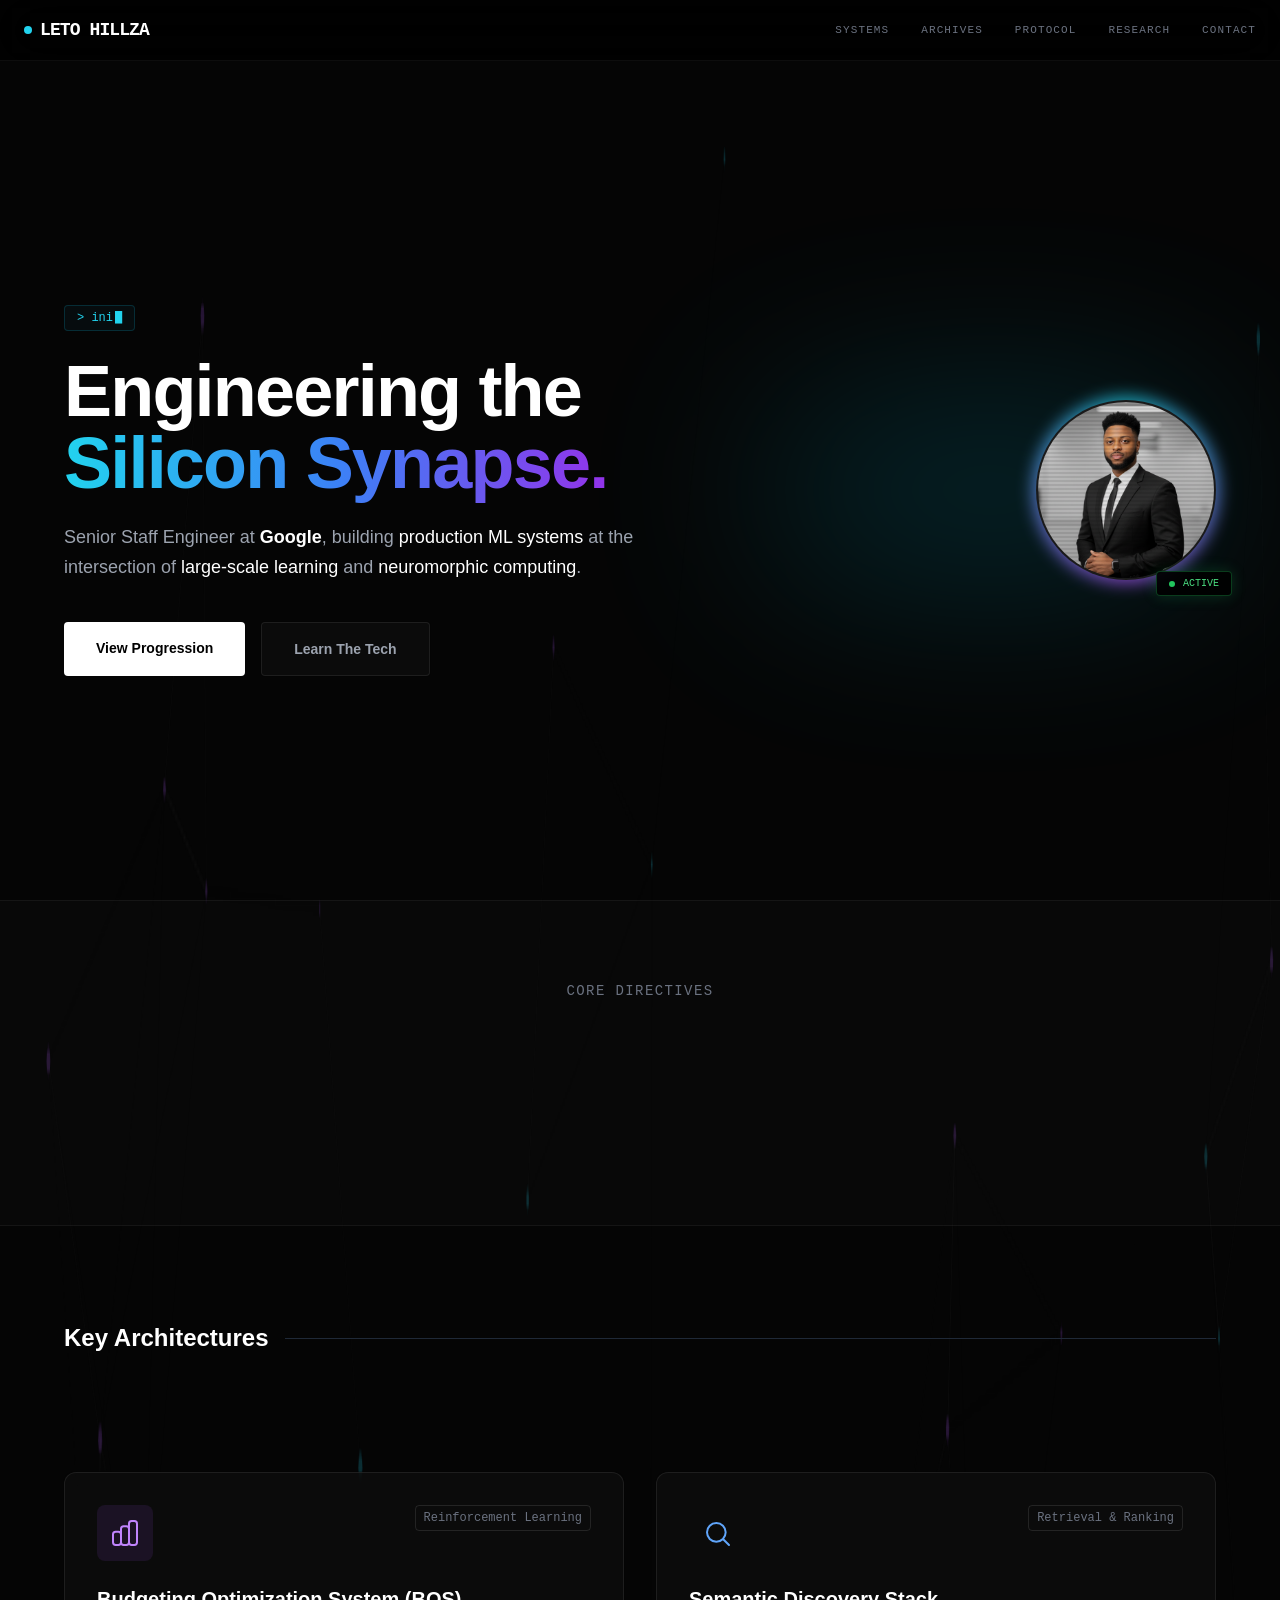
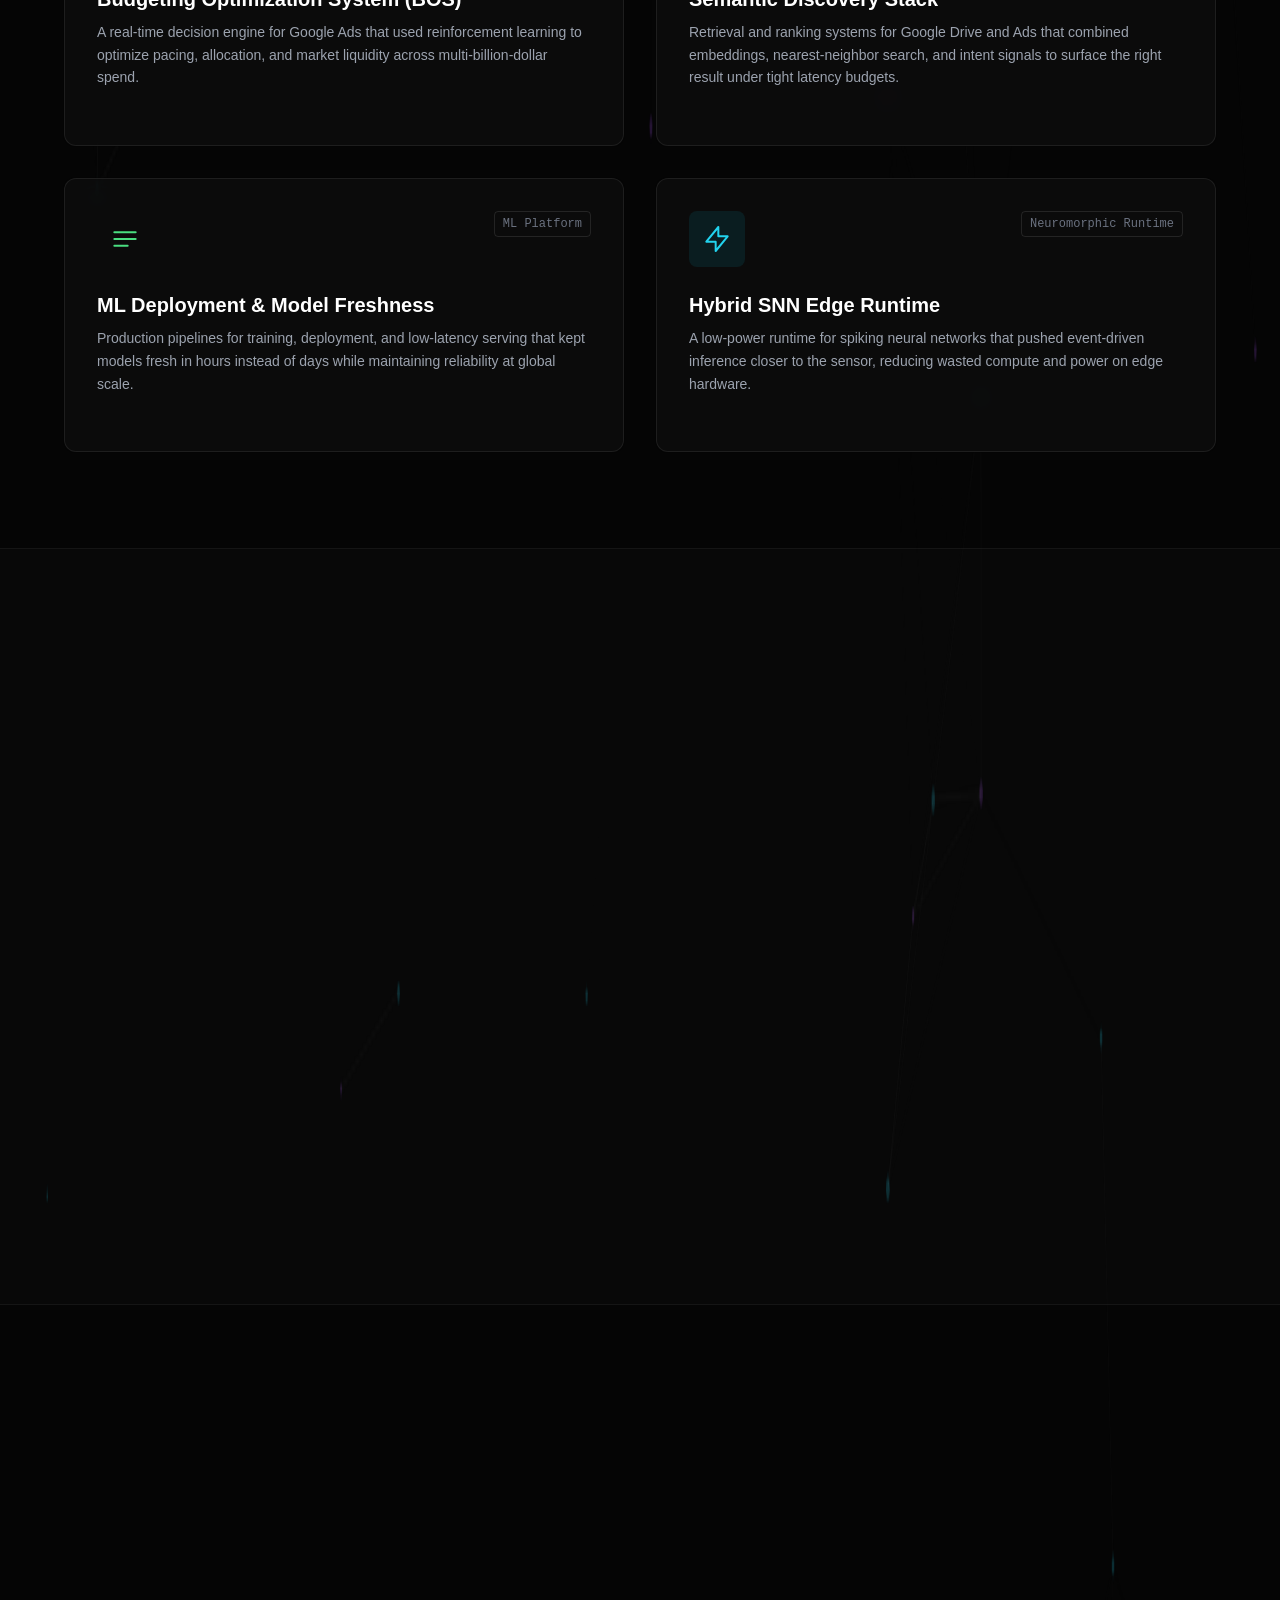
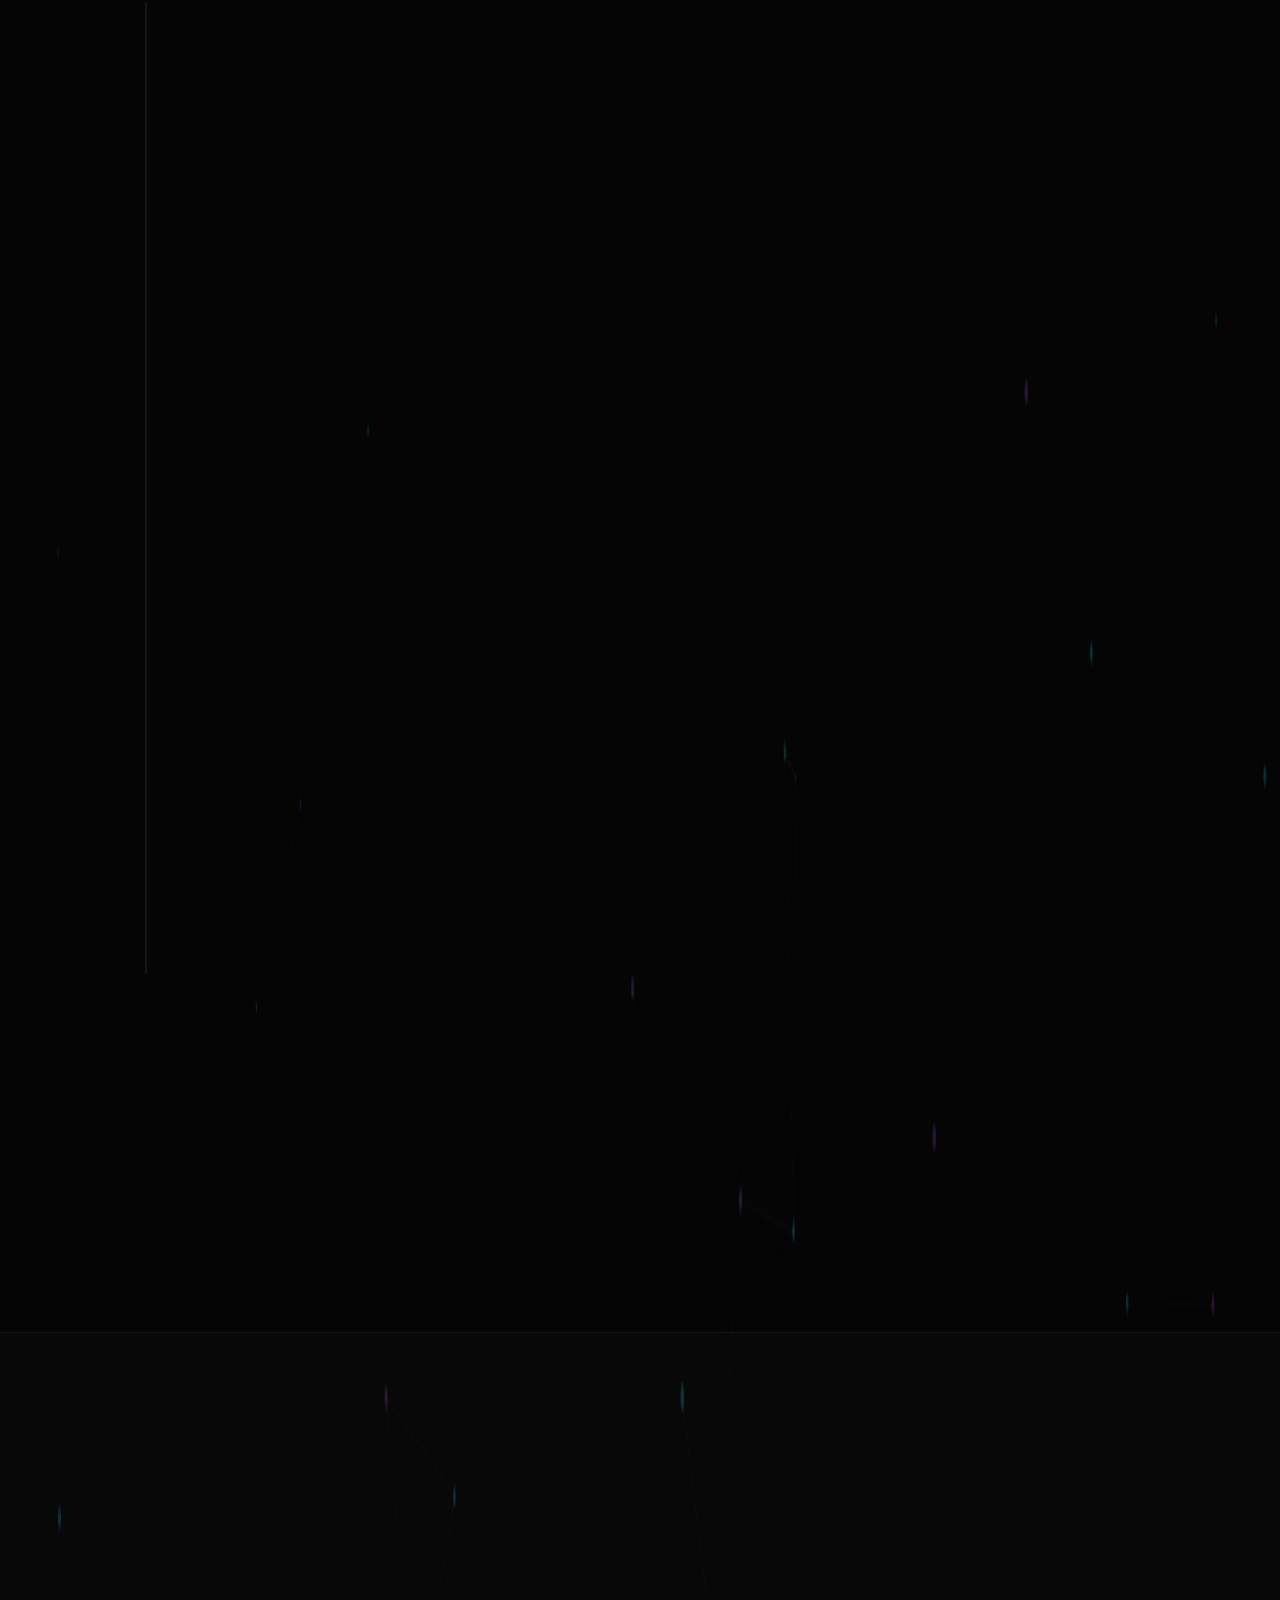
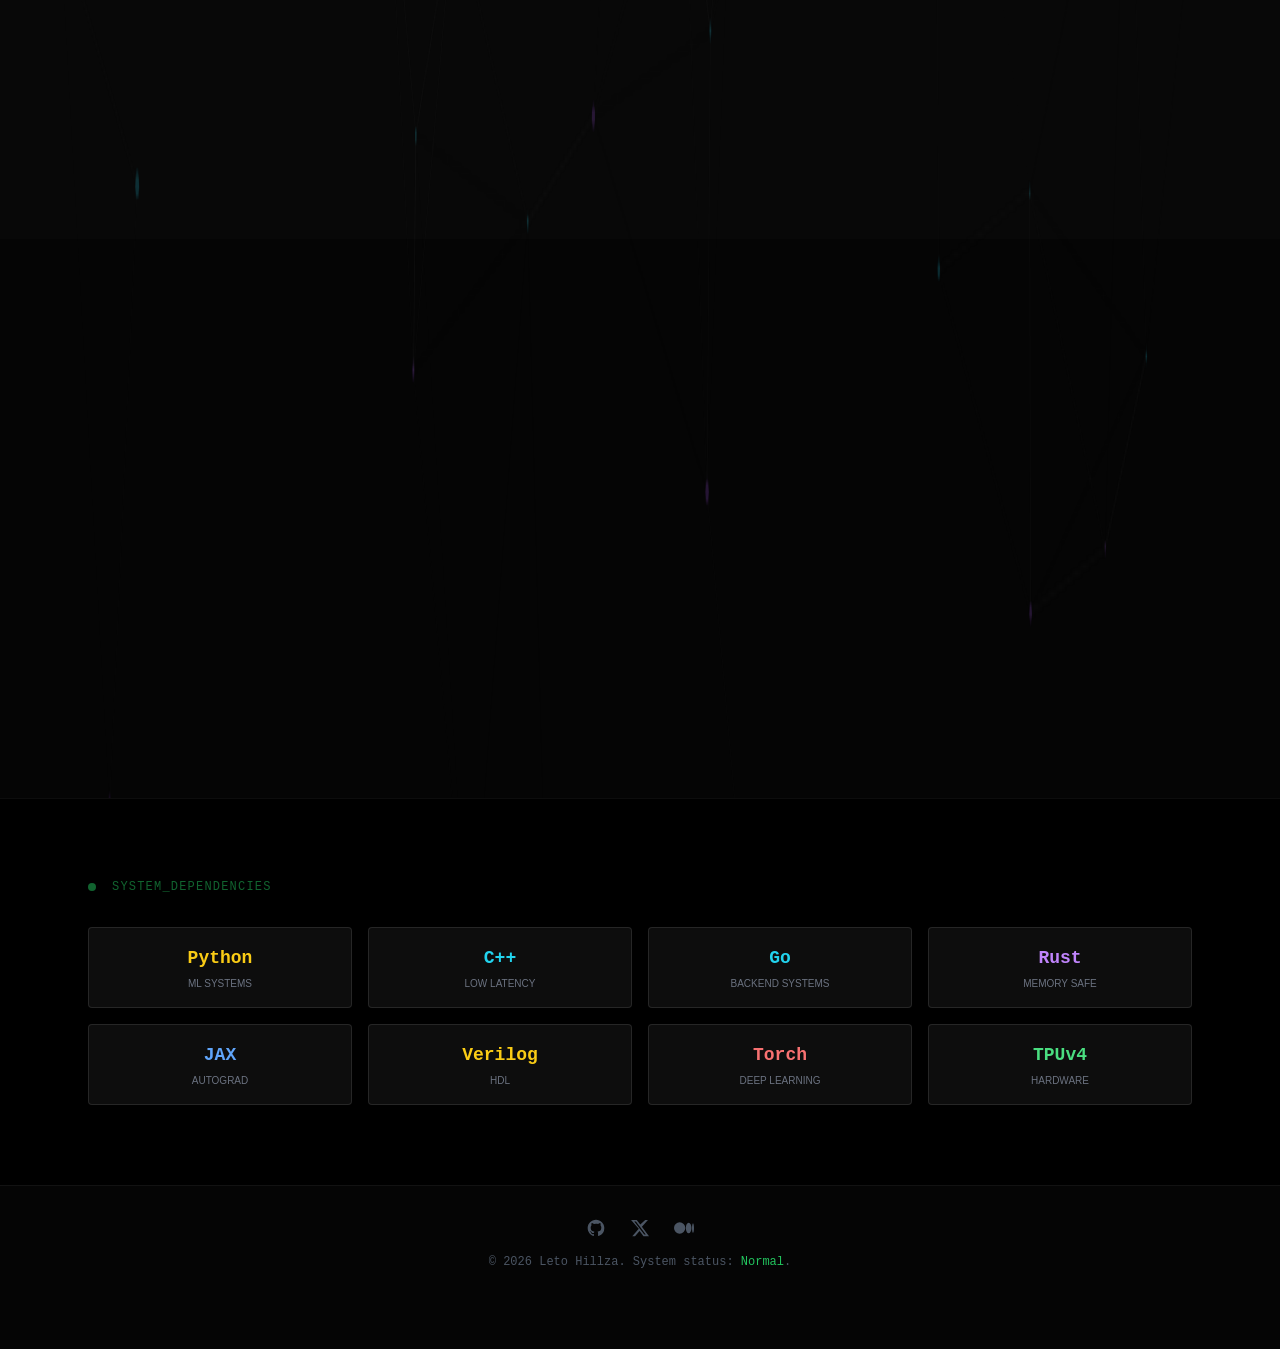
<file: index.html>
<!DOCTYPE html>
<html lang="en" class="scroll-smooth">
<head>
    <meta charset="UTF-8">
    <meta name="viewport" content="width=device-width, initial-scale=1.0">
    <meta http-equiv="Content-Security-Policy" content="default-src 'self'; base-uri 'self'; form-action 'self'; object-src 'none'; script-src 'self'; script-src-attr 'none'; style-src 'self' https://fonts.googleapis.com; style-src-attr 'none'; font-src 'self' https://fonts.gstatic.com; img-src 'self' data: https:; connect-src 'self'; frame-src 'none'; worker-src 'none'; media-src 'self'; manifest-src 'self'; upgrade-insecure-requests">
    <meta name="referrer" content="strict-origin-when-cross-origin">
    <meta name="theme-color" content="#050505">
    
    <!-- SEO & Social Media Meta Tags -->
    <title>Hillzadev | Neuromorphic Architect</title>
    <meta name="description" content="Senior Staff Engineer at Google, building production ML systems at the intersection of large-scale learning and neuromorphic computing.">
    <link rel="canonical" href="https://letohillza.com/">
    <meta property="og:title" content="Hillzadev | Neuromorphic Architect">
    <meta property="og:description" content="Senior Staff Engineer at Google, building production ML systems at the intersection of large-scale learning and neuromorphic computing.">
    <meta property="og:image" content="https://letohillza.com/images/hillzadev.png">
    <meta property="og:url" content="https://letohillza.com/">
    <meta property="og:type" content="website">
    <meta name="twitter:card" content="summary_large_image">
    <meta name="twitter:title" content="Hillzadev | Neuromorphic Architect">
    <meta name="twitter:description" content="Senior Staff Engineer at Google, building production ML systems at the intersection of large-scale learning and neuromorphic computing.">
    <meta name="twitter:image" content="https://letohillza.com/images/hillzadev.png">

    <!-- Custom Microchip Favicon -->
    <link rel="icon" href="data:image/svg+xml,<svg xmlns='http://www.w3.org/2000/svg' viewBox='0 0 100 100'><circle cx='50' cy='50' r='40' fill='%23050505' stroke='%2322d3ee' stroke-width='6'/><circle cx='50' cy='50' r='15' fill='%23a855f7'/></svg>">

    <script src="assets/frameguard.js"></script>
    <script src="assets/site.js" defer></script>
    <link rel="preconnect" href="https://fonts.googleapis.com">
    <link rel="preconnect" href="https://fonts.gstatic.com" crossorigin>
    <link href="https://fonts.googleapis.com/css2?family=Inter:wght@300;400;600;800&family=JetBrains+Mono:wght@400;500&display=swap" rel="stylesheet">
    <link rel="stylesheet" href="assets/tailwind.css">
    <link rel="stylesheet" href="assets/site.css">
</head>
<body class="antialiased selection:bg-cyan-500/20 selection:text-cyan-200">

    <canvas id="snn-canvas" aria-hidden="true"></canvas>

    <!-- Navbar -->
    <nav class="fixed w-full z-50 top-0 border-b border-white/5 bg-black/80 backdrop-blur-xl">
        <div class="max-w-7xl mx-auto flex justify-between items-center px-6 py-4">
            <div class="font-mono font-bold text-white tracking-tighter text-lg flex items-center gap-2">
                <span class="w-2 h-2 bg-cyan-400 rounded-full animate-pulse"></span>
                LETO HILLZA
            </div>
            <div class="hidden md:flex gap-8 text-[11px] font-mono tracking-widest uppercase text-gray-500">
                <a href="#architecture" class="hover:text-cyan-400 transition">Systems</a>
                <a href="#concepts" class="hover:text-cyan-400 transition">Archives</a>
                <a href="#experience" class="hover:text-cyan-400 transition">Protocol</a>
                <a href="#research" class="hover:text-cyan-400 transition">Research</a>
                <a href="#contact" class="hover:text-cyan-400 transition">Contact</a>
            </div>
            <button id="mobile-menu-btn" class="md:hidden text-gray-400 hover:text-white transition p-1" aria-label="Toggle menu" aria-expanded="false" aria-controls="mobile-menu">
                <svg id="menu-icon" class="w-5 h-5" fill="none" stroke="currentColor" viewBox="0 0 24 24"><path stroke-linecap="round" stroke-linejoin="round" stroke-width="2" d="M4 6h16M4 12h16M4 18h16"></path></svg>
                <svg id="close-icon" class="w-5 h-5 hidden" fill="none" stroke="currentColor" viewBox="0 0 24 24"><path stroke-linecap="round" stroke-linejoin="round" stroke-width="2" d="M6 18L18 6M6 6l12 12"></path></svg>
            </button>
        </div>
        <div id="mobile-menu" class="hidden md:hidden border-t border-white/5 bg-black/95" aria-hidden="true">
            <div class="flex flex-col gap-5 px-6 py-6 text-[11px] font-mono tracking-widest uppercase text-gray-500">
                <a href="#architecture" class="hover:text-cyan-400 transition mobile-link">Systems</a>
                <a href="#concepts" class="hover:text-cyan-400 transition mobile-link">Archives</a>
                <a href="#experience" class="hover:text-cyan-400 transition mobile-link">Protocol</a>
                <a href="#research" class="hover:text-cyan-400 transition mobile-link">Research</a>
                <a href="#contact" class="hover:text-cyan-400 transition mobile-link">Contact</a>
            </div>
        </div>
    </nav>

    <!-- Hero Section -->
    <section class="min-h-screen flex flex-col justify-center px-6 relative pt-20">
        <div class="max-w-6xl mx-auto w-full grid md:grid-cols-12 gap-12 items-center">
            
            <!-- Text Content (Spans 7 columns) -->
            <div class="md:col-span-7 order-2 md:order-1">
                <div class="font-mono text-xs text-cyan-400 mb-6 bg-cyan-900/10 border border-cyan-500/20 inline-block px-3 py-1 rounded">
                    <span id="typewriter"></span><span class="blinking-cursor"></span>
                </div>

                <h1 class="text-5xl md:text-7xl font-extrabold text-white tracking-tight mb-6 leading-tight">
                    Engineering the <br>
                    <span class="text-transparent bg-clip-text bg-gradient-to-r from-cyan-400 via-blue-500 to-purple-600">Silicon Synapse.</span>
                </h1>
                
                <p class="text-lg text-gray-400 max-w-2xl leading-relaxed mb-10">
                    Senior Staff Engineer at <strong class="text-white">Google</strong>,
                    building <span class="text-white">production ML systems</span> at the intersection of
                    <span class="text-white">large-scale learning</span> and <span class="text-white">neuromorphic computing</span>.
                </p>

                <div class="flex gap-4">
                    <a href="#experience" class="bg-white text-black px-8 py-4 text-sm font-bold rounded hover:bg-gray-200 transition">
                        View Progression
                    </a>
                    <a href="#concepts" class="px-8 py-4 text-sm font-bold text-gray-400 border border-white/10 rounded hover:border-cyan-400/50 hover:text-white transition glass-panel">
                        Learn The Tech
                    </a>
                </div>
            </div>
            
            <!-- Profile Photo (Spans 5 columns) -->
            <div class="md:col-span-5 flex justify-center md:justify-end order-1 md:order-2 relative">
                <div class="absolute inset-0 bg-cyan-500 blur-[100px] opacity-20 rounded-full pointer-events-none"></div>
                <div class="profile-container reveal">
                    <div class="profile-ring"></div>
                    <div class="profile-image-wrapper">
                        <img src="images/hillzadev.png" alt="Leto Hillza Profile" class="w-full h-full object-cover opacity-90 hover:opacity-100 transition duration-500">
                    </div>
                    <div class="absolute -bottom-4 -right-4 bg-black/90 border border-green-500/30 px-3 py-1 rounded text-[10px] font-mono text-green-400 backdrop-blur flex items-center gap-2 shadow-[0_0_15px_rgba(34,197,94,0.2)]">
                        <div class="w-1.5 h-1.5 bg-green-500 rounded-full animate-pulse"></div>
                        ACTIVE
                    </div>
                </div>
            </div>

        </div>
    </section>

    <!-- Engineering Philosophy -->
    <section class="py-20 px-6 border-y border-white/5 bg-white/[0.01]">
        <div class="max-w-6xl mx-auto text-center">
            <h3 class="text-sm font-mono text-gray-500 mb-8 tracking-widest uppercase">Core Directives</h3>
            <div class="grid md:grid-cols-3 gap-12">
                <div class="space-y-4 reveal">
                    <div class="text-cyan-400 font-bold text-xl">01. Biomimicry</div>
                    <p class="text-gray-400 text-sm leading-relaxed">
                        Borrow from biology only where it improves efficiency, adaptability, and signal fidelity in real systems.
                    </p>
                </div>
                <div class="space-y-4 reveal transition-delay-100">
                    <div class="text-purple-400 font-bold text-xl">02. Asynchronicity</div>
                    <p class="text-gray-400 text-sm leading-relaxed">
                        Compute should react to events, not waste power waiting for them. The best systems wake up only when the signal matters.
                    </p>
                </div>
                <div class="space-y-4 reveal transition-delay-200">
                    <div class="text-blue-400 font-bold text-xl">03. Scalability</div>
                    <p class="text-gray-400 text-sm leading-relaxed">
                        A model is only valuable when it survives production traffic, hard latency budgets, and real failure modes at scale.
                    </p>
                </div>
            </div>
        </div>
    </section>

    <!-- Major Systems -->
    <section id="architecture" class="py-24 px-6">
        <div class="max-w-6xl mx-auto">
            <div class="flex items-center gap-4 mb-6">
                <h2 class="text-2xl font-bold text-white">Key Architectures</h2>
                <div class="h-px bg-gray-800 flex-grow"></div>
            </div>
            <p class="max-w-3xl text-sm text-gray-400 leading-relaxed mb-12 reveal">
                Representative systems across reinforcement learning, retrieval, model delivery, and neuromorphic runtime design.
                The through-line is production ML: high-scale inference, efficient adaptation, and architectures that survive real traffic.
            </p>

            <div class="grid md:grid-cols-2 gap-8">
                <!-- BOS System -->
                <div class="glass-panel p-8 rounded-xl hover:-translate-y-1 transition duration-500 group">
                    <div class="flex justify-between items-start mb-6">
                        <div class="p-3 bg-purple-500/10 rounded-lg text-purple-400">
                            <svg class="w-8 h-8" fill="none" stroke="currentColor" viewBox="0 0 24 24"><path stroke-linecap="round" stroke-linejoin="round" stroke-width="1.5" d="M9 19v-6a2 2 0 00-2-2H5a2 2 0 00-2 2v6a2 2 0 002 2h2a2 2 0 002-2zm0 0V9a2 2 0 012-2h2a2 2 0 012 2v10m-6 0a2 2 0 002 2h2a2 2 0 002-2m0 0V5a2 2 0 012-2h2a2 2 0 012 2v14a2 2 0 01-2 2h-2a2 2 0 01-2-2z"></path></svg>
                        </div>
                        <span class="font-mono text-xs text-gray-500 border border-white/10 px-2 py-1 rounded">Reinforcement Learning</span>
                    </div>
                    <h3 class="text-xl font-bold text-white mb-2 group-hover:text-purple-400 transition">Budgeting Optimization System (BOS)</h3>
                    <p class="text-gray-400 text-sm mb-6 leading-relaxed">
                        A real-time decision engine for Google Ads that used reinforcement learning to optimize pacing, allocation, and market liquidity across multi-billion-dollar spend.
                    </p>
                </div>

                <!-- Retrieval -->
                <div class="glass-panel p-8 rounded-xl hover:-translate-y-1 transition duration-500 group">
                    <div class="flex justify-between items-start mb-6">
                        <div class="p-3 bg-blue-500/10 rounded-lg text-blue-400">
                            <svg class="w-8 h-8" fill="none" stroke="currentColor" viewBox="0 0 24 24"><path stroke-linecap="round" stroke-linejoin="round" stroke-width="1.5" d="M21 21l-4.35-4.35m1.85-5.15a7 7 0 11-14 0 7 7 0 0114 0z"></path></svg>
                        </div>
                        <span class="font-mono text-xs text-gray-500 border border-white/10 px-2 py-1 rounded">Retrieval & Ranking</span>
                    </div>
                    <h3 class="text-xl font-bold text-white mb-2 group-hover:text-blue-400 transition">Semantic Discovery Stack</h3>
                    <p class="text-gray-400 text-sm mb-6 leading-relaxed">
                        Retrieval and ranking systems for Google Drive and Ads that combined embeddings, nearest-neighbor search, and intent signals to surface the right result under tight latency budgets.
                    </p>
                </div>

                <!-- ML Platform -->
                <div class="glass-panel p-8 rounded-xl hover:-translate-y-1 transition duration-500 group">
                    <div class="flex justify-between items-start mb-6">
                        <div class="p-3 bg-green-500/10 rounded-lg text-green-400">
                            <svg class="w-8 h-8" fill="none" stroke="currentColor" viewBox="0 0 24 24"><path stroke-linecap="round" stroke-linejoin="round" stroke-width="1.5" d="M4 7h16M4 12h16M4 17h10"></path></svg>
                        </div>
                        <span class="font-mono text-xs text-gray-500 border border-white/10 px-2 py-1 rounded">ML Platform</span>
                    </div>
                    <h3 class="text-xl font-bold text-white mb-2 group-hover:text-green-400 transition">ML Deployment & Model Freshness</h3>
                    <p class="text-gray-400 text-sm mb-6 leading-relaxed">
                        Production pipelines for training, deployment, and low-latency serving that kept models fresh in hours instead of days while maintaining reliability at global scale.
                    </p>
                </div>

                <!-- Neuromorphic Edge -->
                <div class="glass-panel p-8 rounded-xl hover:-translate-y-1 transition duration-500 group">
                    <div class="flex justify-between items-start mb-6">
                        <div class="p-3 bg-cyan-500/10 rounded-lg text-cyan-400">
                            <svg class="w-8 h-8" fill="none" stroke="currentColor" viewBox="0 0 24 24"><path stroke-linecap="round" stroke-linejoin="round" stroke-width="1.5" d="M13 10V3L4 14h7v7l9-11h-7z"></path></svg>
                        </div>
                        <span class="font-mono text-xs text-gray-500 border border-white/10 px-2 py-1 rounded">Neuromorphic Runtime</span>
                    </div>
                    <h3 class="text-xl font-bold text-white mb-2 group-hover:text-cyan-400 transition">Hybrid SNN Edge Runtime</h3>
                    <p class="text-gray-400 text-sm mb-6 leading-relaxed">
                        A low-power runtime for spiking neural networks that pushed event-driven inference closer to the sensor, reducing wasted compute and power on edge hardware.
                    </p>
                </div>
            </div>
        </div>
    </section>

    <!-- Flip Cards -->
    <section id="concepts" class="py-32 px-6 bg-white/[0.01] border-y border-white/5">
        <div class="max-w-6xl mx-auto">
            <div class="text-center mb-16 reveal">
                <div class="inline-block px-3 py-1 rounded-full border border-cyan-500/30 text-cyan-400 text-xs font-mono mb-4">NEURAL_ARCHIVE_V1</div>
                <h2 class="text-3xl font-bold text-white">Declassified Concepts</h2>
                <p class="text-gray-500 mt-4 text-sm">Hover over data cards to decrypt technical definitions.</p>
            </div>

            <div class="grid md:grid-cols-4 gap-6">
                <!-- Card 1 -->
                <div class="flip-card reveal" role="button" tabindex="0" aria-label="Toggle concept card: SNN" aria-pressed="false">
                    <div class="flip-card-inner">
                        <div class="flip-card-front" aria-hidden="false">
                            <svg class="w-12 h-12 text-cyan-400 mb-4" fill="none" stroke="currentColor" viewBox="0 0 24 24"><path stroke-linecap="round" stroke-linejoin="round" stroke-width="1" d="M13 10V3L4 14h7v7l9-11h-7z"></path></svg>
                            <h3 class="text-2xl font-bold text-white font-mono">SNN</h3>
                            <p class="text-xs text-gray-500 mt-2 tracking-widest">SPIKING NEURAL NET</p>
                        </div>
                        <div class="flip-card-back" aria-hidden="true">
                            <h4 class="text-cyan-400 font-bold text-lg mb-3">The "Brain-Like" AI</h4>
                            <p class="text-sm text-gray-300 leading-snug">
                                Standard AI processes data continuously. <strong class="text-white">SNNs</strong> only "fire" when a spike occurs—just like biological neurons. This event-driven method drastically cuts energy use.
                            </p>
                        </div>
                    </div>
                </div>

                <!-- Card 2 -->
                <div class="flip-card reveal transition-delay-100" role="button" tabindex="0" aria-label="Toggle concept card: Reinforcement Learning" aria-pressed="false">
                    <div class="flip-card-inner">
                        <div class="flip-card-front" aria-hidden="false">
                            <svg class="w-12 h-12 text-purple-400 mb-4" fill="none" stroke="currentColor" viewBox="0 0 24 24"><path stroke-linecap="round" stroke-linejoin="round" stroke-width="1" d="M9 3v2m6-2v2M9 19v2m6-2v2M5 9H3m2 6H3m18-6h-2m2 6h-2M7 19h10a2 2 0 002-2V7a2 2 0 00-2-2H7a2 2 0 00-2 2v10a2 2 0 002 2zM9 9h6v6H9V9z"></path></svg>
                            <h3 class="text-2xl font-bold text-white font-mono">RL</h3>
                            <p class="text-xs text-gray-500 mt-2 tracking-widest">REINFORCEMENT LEARNING</p>
                        </div>
                        <div class="flip-card-back" aria-hidden="true">
                            <h4 class="text-purple-400 font-bold text-lg mb-3">Trial & Error at Scale</h4>
                            <p class="text-sm text-gray-300 leading-snug">
                                An "Agent" learns to make decisions by interacting with an environment and receiving rewards. This is the logic engine behind my dynamic ad-budgeting systems.
                            </p>
                        </div>
                    </div>
                </div>

                <!-- Card 3 -->
                <div class="flip-card reveal transition-delay-200" role="button" tabindex="0" aria-label="Toggle concept card: Von Neumann Bottleneck" aria-pressed="false">
                    <div class="flip-card-inner">
                        <div class="flip-card-front" aria-hidden="false">
                            <svg class="w-12 h-12 text-blue-400 mb-4" fill="none" stroke="currentColor" viewBox="0 0 24 24"><path stroke-linecap="round" stroke-linejoin="round" stroke-width="1" d="M19 11H5m14 0a2 2 0 012 2v6a2 2 0 01-2 2H5a2 2 0 01-2-2v-6a2 2 0 012-2m14 0V9a2 2 0 00-2-2M5 11V9a2 2 0 012-2m0 0V5a2 2 0 012-2h6a2 2 0 012 2v2M7 7h10"></path></svg>
                            <h3 class="text-xl font-bold text-white font-mono text-center">VON NEUMANN</h3>
                            <p class="text-xs text-gray-500 mt-2 tracking-widest">THE BOTTLENECK</p>
                        </div>
                        <div class="flip-card-back" aria-hidden="true">
                            <h4 class="text-blue-400 font-bold text-lg mb-3">The Old Way</h4>
                            <p class="text-sm text-gray-300 leading-snug">
                                Traditional chips separate memory and processing, wasting energy moving data. My work uses <strong class="text-white">Neuromorphic</strong> architecture, where memory and compute coexist.
                            </p>
                        </div>
                    </div>
                </div>

                <!-- Card 4 -->
                <div class="flip-card reveal transition-delay-300" role="button" tabindex="0" aria-label="Toggle concept card: Edge Inference" aria-pressed="false">
                    <div class="flip-card-inner">
                        <div class="flip-card-front" aria-hidden="false">
                            <svg class="w-12 h-12 text-green-400 mb-4" fill="none" stroke="currentColor" viewBox="0 0 24 24"><path stroke-linecap="round" stroke-linejoin="round" stroke-width="1" d="M12 18h.01M8 21h8a2 2 0 002-2V5a2 2 0 00-2-2H8a2 2 0 00-2 2v14a2 2 0 002 2z"></path></svg>
                            <h3 class="text-2xl font-bold text-white font-mono">EDGE</h3>
                            <p class="text-xs text-gray-500 mt-2 tracking-widest">LOCAL INFERENCE</p>
                        </div>
                        <div class="flip-card-back" aria-hidden="true">
                            <h4 class="text-green-400 font-bold text-lg mb-3">Intelligence on Device</h4>
                            <p class="text-sm text-gray-300 leading-snug">
                                Running AI directly on sensors rather than the cloud. This requires extreme efficiency—making Spiking Neural Networks the ideal solution.
                            </p>
                        </div>
                    </div>
                </div>
            </div>
        </div>
    </section>

    <!-- Experience Timeline -->
    <section id="experience" class="py-32 px-6">
        <div class="max-w-5xl mx-auto">
            <p class="font-mono text-xs tracking-[0.3em] uppercase text-cyan-400/60 mb-4 reveal">Career Trajectory</p>
            <h2 class="text-3xl font-bold text-white mb-16 reveal">Operational History</h2>

            <div class="timeline relative" role="list" aria-label="Career history">
                <span class="timeline-line" aria-hidden="true"></span>
                <span class="timeline-progress" id="progress-bar" aria-hidden="true"></span>

                <!-- Job 1 — Current -->
                <article class="timeline-entry timeline-entry-current reveal" role="listitem">
                    <div class="timeline-dot-current" aria-hidden="true"></div>

                    <div class="timeline-entry-body">
                        <div class="timeline-entry-header">
                            <div class="timeline-entry-meta" aria-label="Company and dates">
                                <span class="timeline-company timeline-company-current">Google</span>
                                <span class="timeline-meta-separator" aria-hidden="true"></span>
                                <span class="timeline-duration">Feb 2026 &mdash; Present</span>
                            </div>
                            <h3 class="text-2xl font-bold text-white">Senior Staff Software Engineer</h3>
                        </div>

                        <div class="timeline-card timeline-card-active">
                            <p class="timeline-card-kicker">Neuromorphic Computing & Hybrid AI</p>
                            <ul class="timeline-list">
                            <li>Integrating <strong class="text-gray-200">spiking neural networks (SNNs)</strong> into scalable production systems, developing spike-timing-dependent plasticity (STDP) learning rules for real-time adaptation.</li>
                            <li>Designing neuromorphic algorithms targeting sub-milliwatt inference on custom silicon — optimized for low-power edge devices.</li>
                            <li>Co-designing AI accelerators (TPU/ASIC) with hardware teams, translating biological neural dynamics into dataflow architectures.</li>
                            </ul>
                        </div>
                    </div>
                </article>

                <!-- Job 2 -->
                <article class="timeline-entry reveal" role="listitem">
                    <div class="timeline-dot" aria-hidden="true"></div>

                    <div class="timeline-entry-body">
                        <div class="timeline-entry-header">
                            <div class="timeline-entry-meta" aria-label="Company and dates">
                                <span class="timeline-company">Google</span>
                                <span class="timeline-meta-separator" aria-hidden="true"></span>
                                <span class="timeline-duration">2022 &mdash; 2026</span>
                            </div>
                            <h3 class="text-xl font-bold text-gray-200">Staff Software Engineer</h3>
                        </div>

                        <div class="timeline-card">
                            <p class="timeline-card-kicker">Applied ML & RL Infrastructure</p>
                            <ul class="timeline-list">
                            <li>Built reinforcement learning systems that optimized Google Ads budgeting and pacing for <strong class="text-gray-200">multi-billion-dollar spend</strong> in real time.</li>
                            <li>Designed online learning, retrieval, and inference pipelines that kept ads models fresh at <strong class="text-gray-200">trillions-of-events</strong> scale.</li>
                            <li>Set the engineering standard for reproducibility, observability, and production reliability across the ads ML stack.</li>
                            </ul>
                        </div>
                    </div>
                </article>

                <!-- Job 3 -->
                <article class="timeline-entry reveal" role="listitem">
                    <div class="timeline-dot" aria-hidden="true"></div>

                    <div class="timeline-entry-body">
                        <div class="timeline-entry-header">
                            <div class="timeline-entry-meta" aria-label="Company and dates">
                                <span class="timeline-company">Google</span>
                                <span class="timeline-meta-separator" aria-hidden="true"></span>
                                <span class="timeline-duration">2020 &mdash; 2022</span>
                            </div>
                            <h3 class="text-xl font-bold text-gray-200">Senior Software Engineer</h3>
                        </div>

                        <div class="timeline-card">
                            <p class="timeline-card-kicker">Ranking, Retrieval & ML Platform</p>
                            <ul class="timeline-list">
                            <li>Built ML deployment systems for Google Workspace that cut model release latency by <strong class="text-gray-200">60%</strong>.</li>
                            <li>Improved Google Drive discovery with semantic retrieval and ranking models that surfaced the right files faster for enterprise users.</li>
                            <li>Scaled collaboration and model-serving systems through a <strong class="text-gray-200">300% traffic surge</strong> without degrading user experience.</li>
                            </ul>
                        </div>
                    </div>
                </article>

                <!-- Job 4 -->
                <article class="timeline-entry reveal" role="listitem">
                    <div class="timeline-dot" aria-hidden="true"></div>

                    <div class="timeline-entry-body">
                        <div class="timeline-entry-header">
                            <div class="timeline-entry-meta" aria-label="Company and dates">
                                <span class="timeline-company">Google</span>
                                <span class="timeline-meta-separator" aria-hidden="true"></span>
                                <span class="timeline-duration">2018 &mdash; 2020</span>
                            </div>
                            <h3 class="text-xl font-bold text-gray-200">Software Engineer</h3>
                        </div>

                        <div class="timeline-card">
                            <p class="timeline-card-kicker">Computer Vision & Multimodal ML</p>
                            <ul class="timeline-list">
                            <li>Built computer vision and retrieval systems for real-time visual understanding in Google Lens.</li>
                            <li>Scaled multimodal inference pipelines that powered visual discovery for <strong class="text-gray-200">1B+ users</strong>.</li>
                            <li>Improved on-device vision latency and efficiency across mobile inference and retrieval workflows.</li>
                            </ul>
                        </div>
                    </div>
                </article>
            </div>
        </div>
    </section>

    <!-- Research & Patents -->
    <section id="research" class="py-24 px-6 border-t border-white/5 bg-white/[0.01]">
        <div class="max-w-5xl mx-auto">
            <h2 class="text-3xl font-bold text-white mb-12 reveal">Research & IP</h2>
            <div class="grid gap-4">
                <div class="glass-panel p-6 flex flex-col md:flex-row justify-between items-start md:items-center gap-4 reveal group hover:bg-white/5 transition">
                    <div>
                        <div class="flex items-center gap-2 mb-2">
                            <span class="text-[10px] font-mono bg-cyan-500/10 text-cyan-400 px-2 py-1 rounded border border-cyan-500/20">PATENT US-110452A</span>
                            <span class="text-gray-500 text-xs">Pending</span>
                        </div>
                        <h3 class="text-white font-bold group-hover:text-cyan-400 transition">Event-Driven Memory Allocation for Sparse Tensors</h3>
                    </div>
                    <a
                        href="mailto:google@letohillza.com?subject=Patent%20US-110452A%20Details%20Request"
                        class="text-xs font-mono text-gray-400 border border-white/10 px-4 py-2 rounded hover:bg-white hover:text-black transition inline-block text-center"
                        aria-label="Request details for Patent US-110452A"
                    >
                        REQUEST_DOCS
                    </a>
                </div>

                <div class="glass-panel p-6 flex flex-col md:flex-row justify-between items-start md:items-center gap-4 reveal transition-delay-100 group hover:bg-white/5 transition">
                    <div>
                         <div class="flex items-center gap-2 mb-2">
                            <span class="text-[10px] font-mono bg-purple-500/10 text-purple-400 px-2 py-1 rounded border border-purple-500/20">WHITEPAPER</span>
                            <span class="text-gray-500 text-xs">Google Internal</span>
                        </div>
                        <h3 class="text-white font-bold group-hover:text-purple-400 transition">Optimizing RL Agents for TPUv4 Architecture</h3>
                    </div>
                    <a href="docs/featured/whitepaper.pdf" target="_blank" rel="noopener noreferrer" referrerpolicy="no-referrer" class="text-xs font-mono text-gray-400 border border-white/10 px-4 py-2 rounded hover:bg-white hover:text-black transition inline-block text-center">READ_WHITEPAPER</a>
                </div>
            </div>
        </div>
    </section>

    <!-- Contact -->
    <section id="contact" class="py-32 px-6 text-center">
        <div class="max-w-2xl mx-auto reveal">
            <div class="inline-block p-4 rounded-full bg-cyan-500/10 text-cyan-400 mb-6">
                <svg class="w-8 h-8" fill="none" stroke="currentColor" viewBox="0 0 24 24"><path stroke-linecap="round" stroke-linejoin="round" stroke-width="1.5" d="M8 12h.01M12 12h.01M16 12h.01M21 12c0 4.418-4.03 8-9 8a9.863 9.863 0 01-4.255-.949L3 20l1.395-3.72C3.512 15.042 3 13.574 3 12c0-4.418 4.03-8 9-8s9 3.582 9 8z"></path></svg>
            </div>
            <h2 class="text-4xl font-bold text-white mb-6">Initiate Handshake</h2>
            <p class="text-gray-400 mb-10">
                Working on large-scale ML systems, neuromorphic computing, or production AI architecture? Let's talk.
            </p>
            <a href="mailto:google@letohillza.com?subject=Neuromorphic%20Computing%20Discussion" class="inline-flex items-center gap-3 bg-white text-black px-8 py-4 font-bold rounded hover:bg-cyan-500 hover:text-white transition duration-300">
                <span>Send Signal</span>
                <svg class="w-4 h-4" fill="none" stroke="currentColor" viewBox="0 0 24 24"><path stroke-linecap="round" stroke-linejoin="round" stroke-width="2" d="M14 5l7 7m0 0l-7 7m7-7H3"></path></svg>
            </a>
        </div>
    </section>

    <!-- Tech Stack Instrument Panel -->
    <section class="py-20 border-t border-white/5 bg-black">
        <div class="max-w-6xl mx-auto px-6">
            <div class="flex items-center gap-4 mb-8 opacity-50">
                <div class="w-2 h-2 bg-green-500 rounded-full animate-pulse"></div>
                <h4 class="text-xs font-mono uppercase tracking-widest text-green-500">System_Dependencies</h4>
            </div>
            
            <div class="grid grid-cols-2 md:grid-cols-4 gap-4 text-center">
                <div class="p-4 border border-white/10 rounded bg-white/5 hover:border-yellow-500/50 transition cursor-default">
                    <div class="text-yellow-400 font-mono font-bold text-lg">Python</div>
                    <div class="text-[10px] text-gray-500 mt-1">ML SYSTEMS</div>
                </div>
                <div class="p-4 border border-white/10 rounded bg-white/5 hover:border-cyan-500/50 transition cursor-default">
                    <div class="text-cyan-400 font-mono font-bold text-lg">C++</div>
                    <div class="text-[10px] text-gray-500 mt-1">LOW LATENCY</div>
                </div>
                <div class="p-4 border border-white/10 rounded bg-white/5 hover:border-cyan-500/50 transition cursor-default">
                    <div class="text-cyan-400 font-mono font-bold text-lg">Go</div>
                    <div class="text-[10px] text-gray-500 mt-1">BACKEND SYSTEMS</div>
                </div>
                <div class="p-4 border border-white/10 rounded bg-white/5 hover:border-purple-500/50 transition cursor-default">
                    <div class="text-purple-400 font-mono font-bold text-lg">Rust</div>
                    <div class="text-[10px] text-gray-500 mt-1">MEMORY SAFE</div>
                </div>
                 <div class="p-4 border border-white/10 rounded bg-white/5 hover:border-blue-500/50 transition cursor-default">
                    <div class="text-blue-400 font-mono font-bold text-lg">JAX</div>
                    <div class="text-[10px] text-gray-500 mt-1">AUTOGRAD</div>
                </div>
                 <div class="p-4 border border-white/10 rounded bg-white/5 hover:border-yellow-500/50 transition cursor-default">
                    <div class="text-yellow-400 font-mono font-bold text-lg">Verilog</div>
                    <div class="text-[10px] text-gray-500 mt-1">HDL</div>
                </div>
                 <div class="p-4 border border-white/10 rounded bg-white/5 hover:border-red-500/50 transition cursor-default">
                    <div class="text-red-400 font-mono font-bold text-lg">Torch</div>
                    <div class="text-[10px] text-gray-500 mt-1">DEEP LEARNING</div>
                </div>
                 <div class="p-4 border border-white/10 rounded bg-white/5 hover:border-green-500/50 transition cursor-default">
                    <div class="text-green-400 font-mono font-bold text-lg">TPUv4</div>
                    <div class="text-[10px] text-gray-500 mt-1">HARDWARE</div>
                </div>
            </div>
        </div>
    </section>

    <footer class="border-t border-white/5 py-8 text-center">
        <div class="flex justify-center gap-6 mb-4">
            <span aria-label="GitHub" class="text-gray-600">
                <svg class="w-5 h-5" fill="currentColor" viewBox="0 0 24 24"><path fill-rule="evenodd" d="M12 2C6.477 2 2 6.484 2 12.017c0 4.425 2.865 8.18 6.839 9.504.5.092.682-.217.682-.483 0-.237-.008-.868-.013-1.703-2.782.605-3.369-1.343-3.369-1.343-.454-1.158-1.11-1.466-1.11-1.466-.908-.62.069-.608.069-.608 1.003.07 1.531 1.032 1.531 1.032.892 1.53 2.341 1.088 2.91.832.092-.647.35-1.088.636-1.338-2.22-.253-4.555-1.113-4.555-4.951 0-1.093.39-1.988 1.029-2.688-.103-.253-.446-1.272.098-2.65 0 0 .84-.27 2.75 1.026A9.564 9.564 0 0112 6.844c.85.004 1.705.115 2.504.337 1.909-1.296 2.747-1.027 2.747-1.027.546 1.379.202 2.398.1 2.651.64.7 1.028 1.595 1.028 2.688 0 3.848-2.339 4.695-4.566 4.943.359.309.678.92.678 1.855 0 1.338-.012 2.419-.012 2.747 0 .268.18.58.688.482A10.019 10.019 0 0022 12.017C22 6.484 17.522 2 12 2z" clip-rule="evenodd"></path></svg>
            </span>
            <a href="https://x.com/hiillza" target="_blank" rel="noopener noreferrer" referrerpolicy="no-referrer" aria-label="X / Twitter" class="text-gray-600 hover:text-cyan-400 transition">
                <svg class="w-5 h-5" fill="currentColor" viewBox="0 0 24 24"><path d="M18.244 2.25h3.308l-7.227 8.26 8.502 11.24H16.17l-4.714-6.231-5.401 6.231H2.746l7.73-8.835L1.254 2.25H8.08l4.253 5.622 5.911-5.622zm-1.161 17.52h1.833L7.084 4.126H5.117z"></path></svg>
            </a>
            <a href="https://medium.com/@hillzadev/above-the-spikes-iii-energy-sovereign-cognitive-systems-a-path-to-neuromorphic-nuclear-9c00422a4abb" target="_blank" rel="noopener noreferrer" referrerpolicy="no-referrer" aria-label="Medium" class="text-gray-600 hover:text-cyan-400 transition">
                <svg class="w-5 h-5" fill="currentColor" viewBox="0 0 24 24"><path d="M13.54 12a6.8 6.8 0 01-6.77 6.82A6.8 6.8 0 010 12a6.8 6.8 0 016.77-6.82A6.8 6.8 0 0113.54 12zm7.42 0c0 3.54-1.51 6.42-3.38 6.42-1.87 0-3.39-2.88-3.39-6.42s1.52-6.42 3.39-6.42 3.38 2.88 3.38 6.42M24 12c0 3.17-.53 5.75-1.19 5.75-.66 0-1.19-2.58-1.19-5.75s.53-5.75 1.19-5.75C23.47 6.25 24 8.83 24 12z"></path></svg>
            </a>
        </div>
        <p class="text-gray-600 font-mono text-xs">
            © 2026 Leto Hillza. System status: <span class="text-green-500">Normal</span>.
        </p>
    </footer>

</body>
</html>
</file>
<file: assets/site.css>
body { background-color: #050505; color: #e5e5e5; overflow-x: hidden; perspective: 1000px; }
section[id] { scroll-margin-top: 6.5rem; }

a:focus-visible,
button:focus-visible {
    outline: 2px solid #22d3ee;
    outline-offset: 3px;
    border-radius: 0.5rem;
}

/* Custom Scrollbar */
::-webkit-scrollbar { width: 6px; }
::-webkit-scrollbar-track { background: #0a0a0a; }
::-webkit-scrollbar-thumb { background: #333; border-radius: 3px; }

canvas { position: fixed; top: 0; left: 0; width: 100%; height: 100%; z-index: -1; }

.glass-panel {
    background: rgba(15, 15, 15, 0.7);
    backdrop-filter: blur(12px);
    border: 1px solid rgba(255, 255, 255, 0.08);
    box-shadow: 0 0 0 1px rgba(0,0,0,0.2);
}

/* 3D FLIP CARD STYLES */
.flip-card { background-color: transparent; height: 320px; perspective: 1000px; cursor: pointer; }
.flip-card-inner { position: relative; width: 100%; height: 100%; text-align: center; transition: transform 0.8s; transform-style: preserve-3d; }
.flip-card.flipped .flip-card-inner { transform: rotateY(180deg); }
.flip-card:focus-visible { outline: 2px solid #22d3ee; outline-offset: 4px; border-radius: 0.75rem; }
.flip-card-front, .flip-card-back { position: absolute; width: 100%; height: 100%; -webkit-backface-visibility: hidden; backface-visibility: hidden; border-radius: 0.75rem; display: flex; flex-direction: column; align-items: center; justify-content: center; padding: 2rem; border: 1px solid rgba(255,255,255,0.1); }
.flip-card-front { background: rgba(20, 20, 20, 0.6); backdrop-filter: blur(10px); }
.flip-card-back { background: linear-gradient(145deg, rgba(34, 211, 238, 0.1), rgba(168, 85, 247, 0.1)); background-color: #0a0a0a; transform: rotateY(180deg); border: 1px solid rgba(34, 211, 238, 0.3); padding: 1.5rem; }

/* Reveal Animation */
.reveal { opacity: 0; transform: translateY(20px); transition: all 0.7s cubic-bezier(0.5, 0, 0, 1); }
.reveal.active { opacity: 1; transform: translateY(0); }

/* Timeline */
.timeline {
    --timeline-axis-x: 1.125rem;
    --timeline-entry-indent: 4.5rem;
    --timeline-track-width: 2px;
    --timeline-track-top: 0px;
    --timeline-track-height: 100%;
    list-style: none;
    margin: 0;
    padding: 0;
}
.timeline-entry {
    position: relative;
    display: block;
    width: 100%;
    padding: 0 0 4rem;
    padding-left: var(--timeline-entry-indent);
}
.timeline-entry:last-child {
    padding-bottom: 0;
}
.timeline-entry::before {
    content: '';
    position: absolute;
    top: 1.05rem;
    left: var(--timeline-axis-x);
    width: 1.25rem;
    height: 1px;
    background: linear-gradient(to right, rgba(34,211,238,0.45), rgba(34,211,238,0));
    pointer-events: none;
}
.timeline-entry-body {
    width: 100%;
    min-width: 0;
}
.timeline-entry-header {
    margin-bottom: 1.3rem;
}
.timeline-entry-meta {
    display: flex;
    align-items: center;
    gap: 0.75rem;
    margin: 0 0 0.8rem;
    font-family: ui-monospace, SFMono-Regular, monospace;
    font-size: 0.74rem;
    letter-spacing: 0.14em;
    text-transform: uppercase;
}
.timeline-company {
    color: rgba(255,255,255,0.72);
}
.timeline-company-current {
    color: #7dd3fc;
}
.timeline-meta-separator {
    width: 1.1rem;
    height: 1px;
    flex: 0 0 auto;
    background: linear-gradient(to right, rgba(34,211,238,0.5), rgba(168,85,247,0.45));
}
.timeline-duration {
    color: rgba(255,255,255,0.44);
}
.timeline-card-kicker {
    margin: 0 0 1rem;
    color: rgba(229,231,235,0.92);
    font-weight: 700;
    font-size: 0.75rem;
    letter-spacing: 0.18em;
    text-transform: uppercase;
}
.timeline-line,
.timeline-progress {
    position: absolute;
    top: var(--timeline-track-top);
    left: calc(var(--timeline-axis-x) - (var(--timeline-track-width) / 2));
    width: var(--timeline-track-width);
    pointer-events: none;
}
.timeline-line {
    height: var(--timeline-track-height);
    background: rgba(255,255,255,0.06);
    z-index: 0;
}
.timeline-progress {
    background: linear-gradient(to bottom, #22d3ee, #a855f7);
    height: 0;
    z-index: 1;
    transition: height 0.1s linear;
    box-shadow: 0 0 12px rgba(34, 211, 238, 0.4), 0 0 30px rgba(168, 85, 247, 0.15);
}

/* Timeline Dots */
.timeline-dot-current,
.timeline-dot {
    position: absolute;
    top: 0.5rem;
    border-radius: 50%;
    box-sizing: border-box;
    z-index: 10;
}
.timeline-dot-current {
    left: calc(var(--timeline-axis-x) - 9px);
    width: 18px;
    height: 18px;
    background: #22d3ee;
    border: 3px solid #050505;
    box-shadow: 0 0 0 4px rgba(34,211,238,0.15), 0 0 20px rgba(34,211,238,0.6);
    animation: dot-pulse 2.5s ease-in-out infinite;
}
.timeline-dot {
    left: calc(var(--timeline-axis-x) - 9px);
    width: 18px;
    height: 18px;
    background: #1a1a2e;
    border: 2px solid rgba(255,255,255,0.12);
    transition: all 0.3s ease;
}
.timeline-dot::after {
    content: '';
    position: absolute;
    inset: 4px;
    border-radius: 50%;
    background: rgba(255,255,255,0.08);
}
@keyframes dot-pulse {
    0%, 100% { box-shadow: 0 0 0 4px rgba(34,211,238,0.15), 0 0 20px rgba(34,211,238,0.6); }
    50% { box-shadow: 0 0 0 8px rgba(34,211,238,0.08), 0 0 30px rgba(34,211,238,0.4); }
}

/* Timeline Cards */
.timeline-card {
    background: rgba(255,255,255,0.02);
    backdrop-filter: blur(12px);
    border: 1px solid rgba(255,255,255,0.06);
    border-radius: 0.75rem;
    padding: 1.75rem;
    width: 100%;
    transition: all 0.4s cubic-bezier(0.25, 0, 0, 1);
}
.timeline-card:hover {
    background: rgba(255,255,255,0.035);
    border-color: rgba(255,255,255,0.1);
    transform: translateY(-2px);
    box-shadow: 0 8px 32px rgba(0,0,0,0.3), 0 0 0 1px rgba(255,255,255,0.05);
}
.timeline-card-active {
    border-color: rgba(34,211,238,0.15);
    box-shadow: inset 0 1px 0 rgba(34,211,238,0.06), 0 0 40px rgba(34,211,238,0.04);
}
.timeline-card-active:hover {
    border-color: rgba(34,211,238,0.25);
    box-shadow: inset 0 1px 0 rgba(34,211,238,0.08), 0 8px 32px rgba(0,0,0,0.3), 0 0 40px rgba(34,211,238,0.06);
}

/* Timeline List */
.timeline-list {
    list-style: none;
    padding: 0;
    margin: 0;
    display: flex;
    flex-direction: column;
    gap: 0.75rem;
    font-size: 0.875rem;
    color: rgba(255,255,255,0.45);
    line-height: 1.7;
}
.timeline-list li {
    position: relative;
    padding-left: 1.25rem;
}
.timeline-list li::before {
    content: '';
    position: absolute;
    left: 0;
    top: 0.55em;
    width: 5px;
    height: 5px;
    border-radius: 1px;
    background: rgba(34,211,238,0.35);
    transform: rotate(45deg);
}
.timeline-card-active .timeline-list li::before {
    background: rgba(34,211,238,0.6);
    box-shadow: 0 0 6px rgba(34,211,238,0.3);
}

@media (max-width: 768px) {
    .timeline {
        --timeline-axis-x: 0.875rem;
        --timeline-entry-indent: 3.25rem;
    }

    .timeline-entry {
        padding-bottom: 3rem;
        padding-left: var(--timeline-entry-indent);
    }

    .timeline-entry-meta {
        gap: 0.55rem;
        flex-wrap: wrap;
    }

    .timeline-entry::before {
        width: 0.85rem;
    }
}

.blinking-cursor::after { content: '█'; animation: blink 1s step-start infinite; color: #22d3ee; margin-left: 2px; }
@keyframes blink { 50% { opacity: 0; } }

/* PROFILE IMAGE STYLES */
.profile-container {
    position: relative;
    width: 180px;
    height: 180px;
}

.profile-ring {
    position: absolute;
    inset: -4px;
    border-radius: 50%;
    background: conic-gradient(from 0deg, #22d3ee, #a855f7, #22d3ee);
    opacity: 0.7;
    filter: blur(8px);
    animation: spin 6s linear infinite;
}

.profile-image-wrapper {
    position: relative;
    width: 100%;
    height: 100%;
    border-radius: 50%;
    overflow: hidden;
    border: 2px solid rgba(255, 255, 255, 0.1);
    background: #000;
}

/* Scanline effect over image */
.profile-image-wrapper::after {
    content: "";
    position: absolute;
    top: 0;
    left: 0;
    width: 100%;
    height: 100%;
    background: linear-gradient(to bottom, transparent 50%, rgba(0, 0, 0, 0.3) 51%);
    background-size: 100% 4px;
    pointer-events: none;
    opacity: 0.3;
}

@keyframes spin { from { transform: rotate(0deg); } to { transform: rotate(360deg); } }

.transition-delay-100 { transition-delay: 100ms; }
.transition-delay-200 { transition-delay: 200ms; }
.transition-delay-300 { transition-delay: 300ms; }

@media (prefers-reduced-motion: reduce) {
    .flip-card-inner,
    .reveal,
    .profile-ring,
    .blinking-cursor::after {
        animation: none !important;
        transition: none !important;
    }
}
</file>
